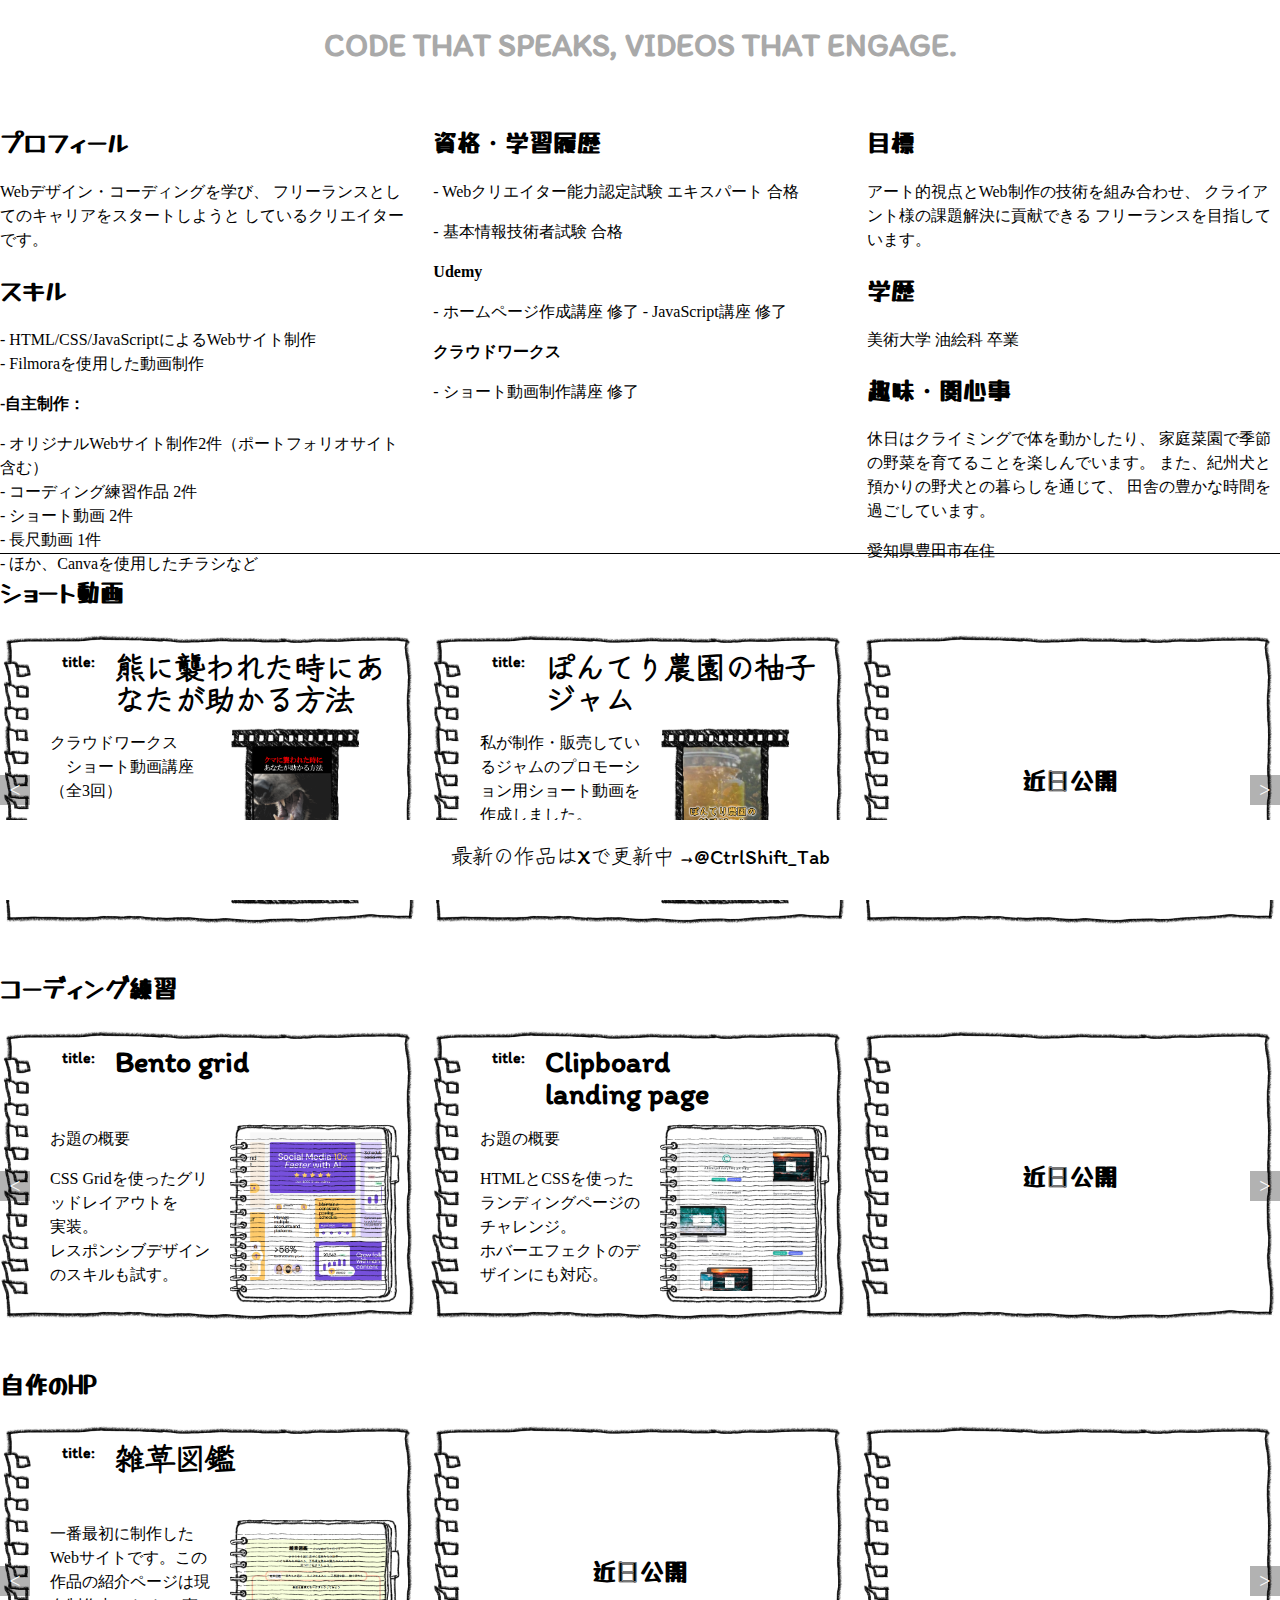
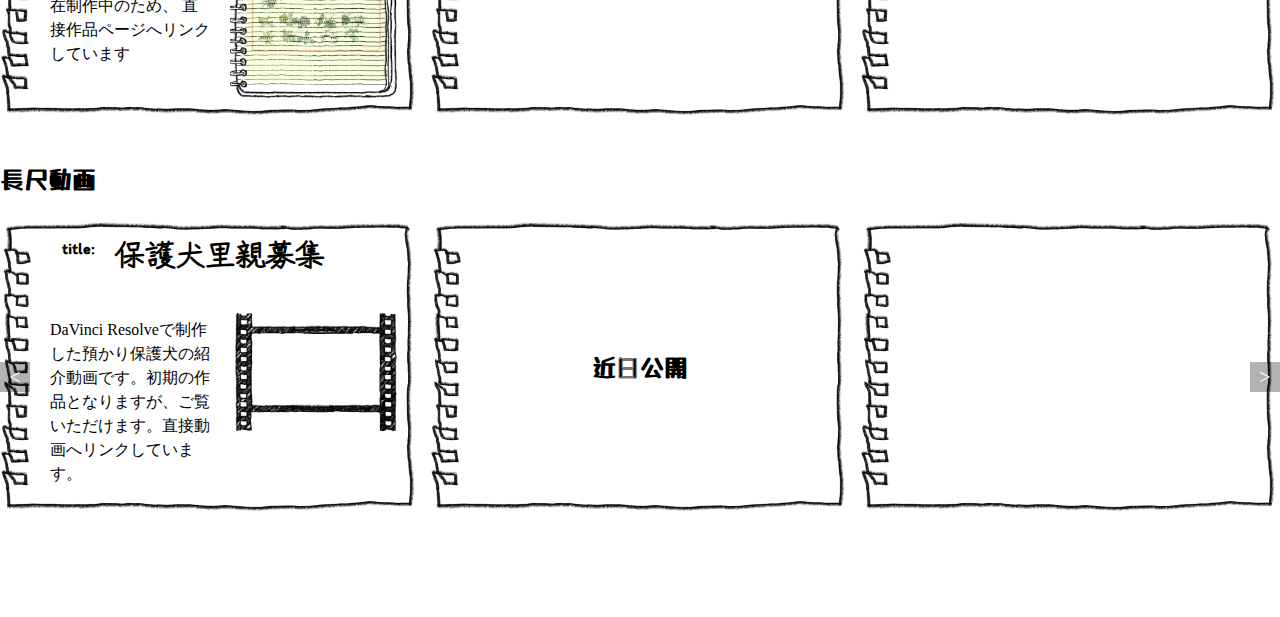
<file: index.html>
<!DOCTYPE html>
<html lang="ja">
<head>
  <!-- Google tag (gtag.js) -->
<script async src="https://www.googletagmanager.com/gtag/js?id=G-KG8QQL0WG7"></script>
<script>
  window.dataLayer = window.dataLayer || [];
  function gtag(){dataLayer.push(arguments);}
  gtag('js', new Date());

  gtag('config', 'G-KG8QQL0WG7');
</script>
  
 　 <link rel="preconnect" href="https://fonts.googleapis.com">
 　 <link rel="preconnect" href="https://fonts.gstatic.com" crossorigin>
 　 <link href="https://fonts.googleapis.com/css2?family=Bai+Jamjuree:wght@400;600&family=Itim&family=Yusei+Magic&family=Zen+Kurenaido&display=swap" rel="stylesheet">

    <link rel="stylesheet" href="css/style.css">
  　<meta charset="UTF-8">
    <meta name="viewport" content="width=device-width, initial-scale=1.0">
  　<link rel="icon" type="image/x-icon" href="image/favicon.ico">
    <title>Portfolio</title>
</head>
<body>
  <header>
    <h1>CODE THAT SPEAKS, VIDEOS THAT ENGAGE.</h1>
  </header>
  <main>
    <div id="intro">

      <div id="intro-1">
        <h2>プロフィール</h2>
        <p>Webデザイン・コーディングを学び、
          フリーランスとしてのキャリアをスタートしようと
          しているクリエイターです。</p>
          <h2>スキル</h2>
          <p>- HTML/CSS/JavaScriptによるWebサイト制作
            <br>- Filmoraを使用した動画制作</p>
            <p><b>-自主制作：</b></p>
            <p>-  オリジナルWebサイト制作2件（ポートフォリオサイト含む）
              <br>-  コーディング練習作品 2件
              <br>-  ショート動画 2件
              <br>-  長尺動画 1件
              <br>- ほか、Canvaを使用したチラシなど</p>
      </div>
      <div id="intro-2">

        <h2>資格・学習履歴</h2>
        <p>- Webクリエイター能力認定試験 エキスパート 合格</p>
        <p>- 基本情報技術者試験 合格</p>
        <b>
          <p>Udemy</p>
        </b>
        <p>- ホームページ作成講座 修了
          - JavaScript講座 修了</p>
          <b>
            <p>クラウドワークス</p>
          </b>
          <p>- ショート動画制作講座 修了</p>


      </div>
      <div id="intro-3">
        <h2>目標</h2>
        <p>
          アート的視点とWeb制作の技術を組み合わせ、
          クライアント様の課題解決に貢献できる
          フリーランスを目指しています。
        </p>
        <h2>学歴</h2>
        <p>美術大学 油絵科 卒業</p>
        <h2>趣味・関心事</h2>
        <p>休日はクライミングで体を動かしたり、
          家庭菜園で季節の野菜を育てることを楽しんでいます。
          また、紀州犬と預かりの野犬との暮らしを通じて、
          田舎の豊かな時間を過ごしています。</p>
          <p>愛知県豊田市在住</p>
      </div>

    </div>

    <h2>ショート動画</h2>
      <div class="Container">
        <div class="Box-Container">
<!-- ------------------ -->
          <a href="short01.html">
            <div class="Box">
              <div class="grid-container">
                <div class="grid-item-1"><h4>title:</h4></div>
                <div class="grid-item-2"><h3 class="wa">熊に襲われた時にあなたが助かる方法</h3></div>
                <div class="grid-item-3">
                  <p>クラウドワークス
                    <br>　ショート動画講座
                    <br>（全3回）</p>
                  <p>受講時期:2025年2月</p>
                    <p>最終週課題</p>
                </div>
                <div class="grid-item-4"><img src="image/filmtate.kuma.png" alt="" class="grid-image-tate"></div>
              </div>
            </div>
          </a>
<!-- ------------------ -->
          <a href="short02.html">
            <div class="Box">
              <div class="grid-container">
                <div class="grid-item-1"><h4>title:</h4></div>
                <div class="grid-item-2"><h3 class="wa">ぽんてり農園の柚子ジャム</h3></div>
                <div class="grid-item-3">
                  <p>私が制作・販売しているジャムのプロモーション用ショート動画を作成しました。
                    <br>ショート動画講座（全3回）受講後の初めての制作となります。</p>
                </div>
                <div class="grid-item-4"><img src="image/filmtate.yuzujam.png" alt="" class="grid-image-tate"></div>
              </div>
            </div>
          </a>
<!-- ------------------ -->
          <div class="Box">
            <div class="grid-container"><h2 class="comingsoon">近日公開</h2>
            </div>
          </div>
          <div class="Box"></div>
          <div class="Box"></div>
          <div class="Box"></div>
        </div>
        <div class="Arrow left"><</div>
        <div class="Arrow right">></div>
      </div>
<!-- ------------------ -->

<h2>コーディング練習</h2>
<div class="Container">
    <div class="Box-Container">
<!-- ------------------ -->
      <a href="coding01.html">
        <div class="Box">
          <div class="grid-container">
            <div class="grid-item-1"><h4>title:</h4></div>
            <div class="grid-item-2"><h3>Bento grid</h3></div>
            <div class="grid-item-3">
              <p>お題の概要</p>
              <p>CSS Gridを使ったグリッドレイアウトを<br>実装。<br>レスポンシブデザインのスキルも試す。</p>
            </div>
            <div class="grid-item-4"><img src="image/note.bento.png" alt="" class="grid-image"></div>
          </div>
        </div>
      </a>
<!-- ------------------ -->
        <a href="coding02.html">
          <div class="Box">
            <div class="grid-container">
              <div class="grid-item-1"><h4>title:</h4></div>
              <div class="grid-item-2"><h3>Clipboard<br>landing page</h3></div>
              <div class="grid-item-3">
                <p>お題の概要</p>
                <p>HTMLとCSSを使ったランディングページのチャレンジ。<br>ホバーエフェクトのデザインにも対応。</p>
              </div>
              <div class="grid-item-4"><img src="image/note.clip.png" alt="" class="grid-image"></div>
            </div>
          </div>
        </a>
<!-- ------------------ -->
      <div class="Box">
        <div class="grid-container"><h2 class="comingsoon">近日公開</h2>
        </div>
      </div>
      <div class="Box"></div>
      <div class="Box"></div>
      <div class="Box"></div>
    </div>
    <div class="Arrow left"><</div>
    <div class="Arrow right">></div>
  </div>
 <!-- ------------------ -->




    <h2>自作のHP</h2>
      <div class="Container">
        <div class="Box-Container">
<!-- ------------------ -->
          <a href="https://pontelin.github.io/weed-and-farming/index.html" target="_blank">
            <div class="Box">
              <div class="grid-container">
                <div class="grid-item-1"><h4>title:</h4></div>
                <div class="grid-item-2"><h3 class="wa">雑草図鑑</h3></div>
                <div class="grid-item-3">
                  <p>一番最初に制作したWebサイトです。この作品の紹介ページは現在制作中のため、
                    直接作品ページへリンクしています</p>
                </div>
                <div class="grid-item-4"><img src="image/note雑草.png" alt="" class="grid-image"></div>
              </div>
            </div>
          </a>
<!-- ------------------ -->
          <div class="Box">
            <div class="grid-container"><h2 class="comingsoon">近日公開</h2>
            </div>
          </div>
<!-- ------------------ -->
          <div class="Box"></div>
          <div class="Box"></div>
          <div class="Box"></div>
          <div class="Box"></div>
        </div>
        <div class="Arrow left"><</div>
        <div class="Arrow right">></div>
      </div>
    <h2>長尺動画</h2>
      <div class="Container">
        <div class="Box-Container">
<!-- ------------------ -->
          <a href="https://www.youtube.com/watch?v=oAwlJU-ShFY&t=20s&ab_channel=PONPON">
            <div class="Box">
              <div class="grid-container">
                <div class="grid-item-1"><h4>title:</h4></div>
                <div class="grid-item-2"><h3 class="wa">保護犬里親募集</h3></div>
                <div class="grid-item-3">
                  <p>DaVinci Resolveで制作した預かり保護犬の紹介動画です。初期の作品となりますが、ご覧いただけます。直接動画へリンクしています。</p>
                </div>
                <div class="grid-item-4"><img src="image/filmyoko.png" alt="" class="grid-image-yoko"></div>
              </div>
            </div>
          </a>
<!-- ------------------ -->
          <div class="Box">
            <div class="grid-container"><h2 class="comingsoon">近日公開</h2>
            </div>
          </div>
          <!-- ------------------ -->
          <div class="Box"></div>
          <div class="Box"></div>
          <div class="Box"></div>
          <div class="Box"></div>
        </div>
        <div class="Arrow left"><</div>
        <div class="Arrow right">></div>

      </div>
    </main>
      <script src="script.js"></script>
    </body>
    <footer>
      <p>最新の作品はXで更新中 →@CtrlShift_Tab
      </p>
    </footer>
        
</html>
</file>
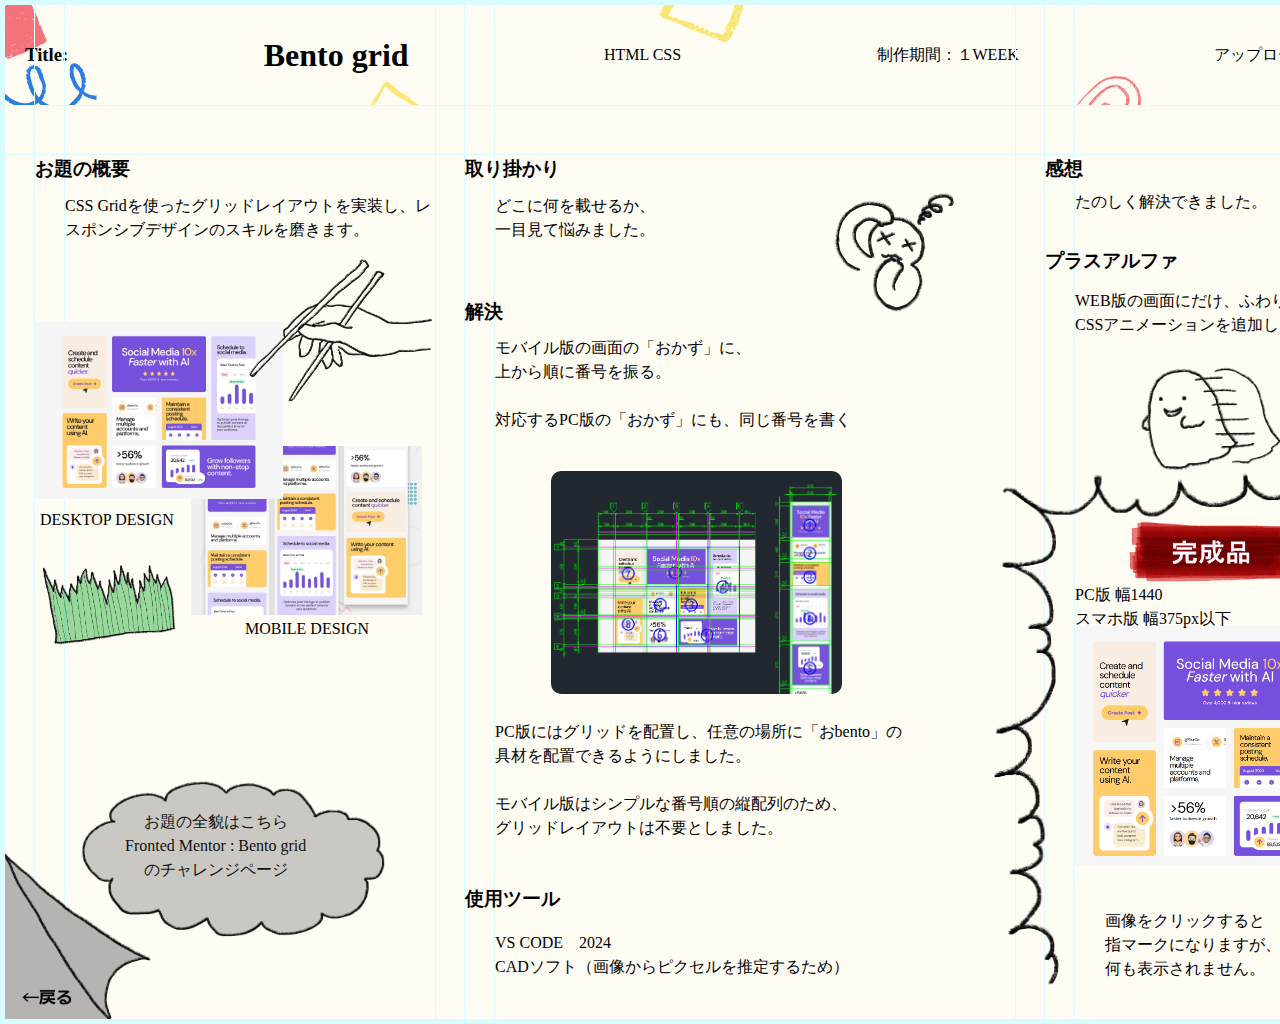
<file: coding01.html>
<!DOCTYPE html>
<html lang="ja">
<head>
    <meta charset="UTF-8">
    <meta name="viewport" content="width=device-width, initial-scale=1.0">
    <link rel="stylesheet" href="css/coding.css">
    <link rel="stylesheet" href="css/coding-01bento.css">
    <link rel="icon" type="image/x-icon" href="image/favicon.ico">
    <title>Bento grid</title>

</head>
<body class="grid-container">

    <header>
        <h3>Title:</h3>
        <h1>Bento grid</h1>
        <p>HTML CSS</p>
        <p>制作期間：１WEEK</p>
        <p>アップロード日：2025/02/01</p>
    </header>
    <div class="upper"></div>
    <div class="L-1">
        <a href="index.html"><img src="image/common-mekuru.png" alt="" width="151px" id="mekuru"></a>
    </div>
    <div class="L-2">
        
    </div>
    <div class="L-3">
        <h3>お題の概要</h3>
        <p id="bent-text-1">CSS Gridを使ったグリッドレイアウトを実装し、レスポンシブデザインのスキルを磨きます。</p>
        <p id="bent-text-2">DESKTOP DESIGN</p>
        <p id="bent-text-3">MOBILE DESIGN</p>
        <img src="image/bento-hasi.png" alt="" width="190px" id="bento-img01">
        <img src="image/bento-desktop-design.jpg" alt="" width="248px" id="bento-img02">
        <img src="image/bent-mobile.jpg" alt="" width="231px" id="bento-img03">
        <img src="image/bento-baren.png" alt="" width="146px" id="bento-img04">
        <a href="https://www.frontendmentor.io/challenges/bento-grid-RMydElrlOj" target="_blank">
            <img src="image/common-tothepage.png" alt="" width="304px" id="bento-img05">
            
            <div id="FM">
                <p>お題の全貌はこちら</p>
                <p>Fronted Mentor : Bento grid<br>のチャレンジページ</p>
            </div>
        </a>

    </div>

    <div class="M-1">
        
    </div>
    <div class="M-2">
        
    </div>
    <div class="M-3">
        <h3>取り掛かり</h3>
        <p id="bent-text-4">どこに何を載せるか、<br>一目見て悩みました。</p>
        <img src="image/bento-nayamu.png" alt="" width="125px" id="bento-img06">
        <h3 id="bent-text-5">解決</h3>
        <p id="bent-text-6">モバイル版の画面の「おかず」に、<br>上から順に番号を振る。<br>
            <br>対応するPC版の「おかず」にも、同じ番号を書く</p>
        <img src="image/bento-cad.png" alt="" width="291px" id="bento-img07">
        <p id="bent-text-7">PC版にはグリッドを配置し、任意の場所に「おbento」の
            <br>具材を配置できるようにしました。<br><br>

            モバイル版はシンプルな番号順の縦配列のため、<br>グリッドレイアウトは不要としました。
        </p>
        <h3 id="bent-text-8">使用ツール</h3>
        <p id="bent-text-9">VS CODE　2024<br>
            CADソフト（画像からピクセルを推定するため）</p>
    </div>
    <div class="R-1">

    </div>
    <div class="R-2">
        
    </div>
    <div class="R-3">
        <h3>感想</h3>
        <p id="bent-text-10">たのしく解決できました。</p>
        <h3 id="bent-text-11">プラスアルファ</h3>
        <p id="bent-text-12">WEB版の画面にだけ、ふわりと現れる<br>CSSアニメーションを追加しました。</p>
        <img src="image/bento-huwari.png" alt="" width="145px" id="bento-img08">
        <img src="image/common-kansei.png" alt="" width="414px" id="common-img09">
        <img src="image/common-kanseihin.png" alt="" width="169px" id="common-img10">
        <a href="https://pontelin.github.io/bentogrid/" target="_blank">
            <img src="image/bento-kansei.png" alt="" width="312px" id="bento-img11">
        </a>
        <p id="bent-text-13">
            PC版 幅1440<br>スマホ版 幅375px以下
        </p>
        <p id="bent-text-14">
            画像をクリックすると<br>指マークになりますが、<br>何も表示されません。
        </p>

    </div>

</body>
</html>
</file>
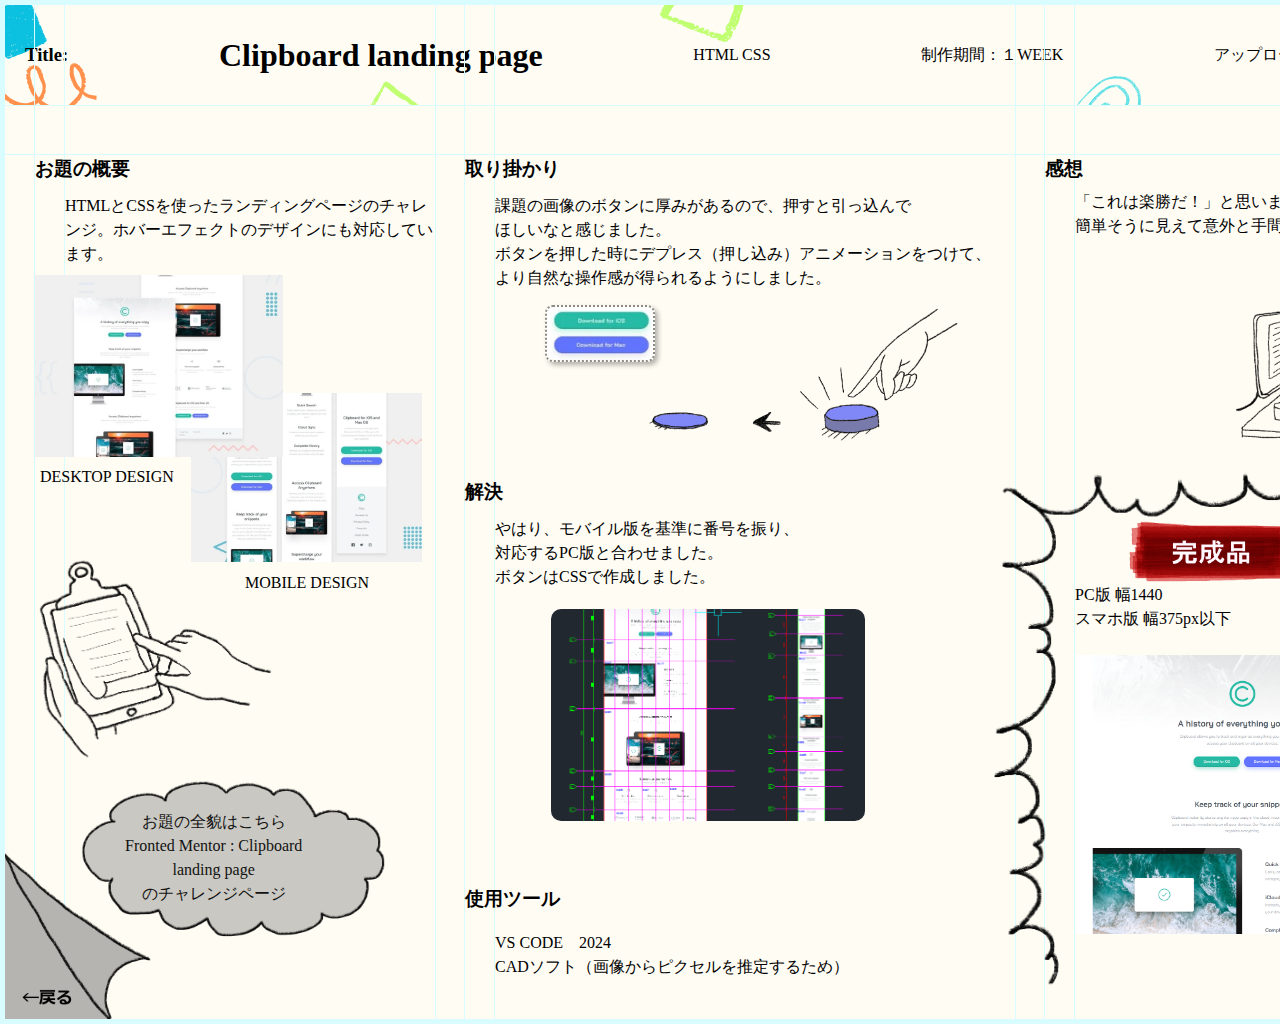
<file: coding02.html>
<!DOCTYPE html>
<html lang="ja">
<head>
    <meta charset="UTF-8">
    <meta name="viewport" content="width=device-width, initial-scale=1.0">
    <link rel="stylesheet" href="css/coding.css">
    <link rel="stylesheet" href="css/coding-02clip.css">
    <link rel="icon" type="image/x-icon" href="image/favicon.ico">
    <title>Clipboard landing page</title>

</head>
<body class="grid-container">

    <header>
        <h3>Title:</h3>
        <h1>Clipboard landing page</h1>
        <p>HTML CSS</p>
        <p>制作期間：１WEEK</p>
        <p>アップロード日：2025/02/14</p>
    </header>
    <div class="upper"></div>
    <div class="L-1">
        <a href="index.html"><img src="image/common-mekuru.png" alt="" width="151px" id="mekuru"></a>
    </div>
    <div class="L-2">
        
    </div>
    <div class="L-3">
        <h3>お題の概要</h3>
        <p id="clip-text-1">HTMLとCSSを使ったランディングページのチャレンジ。ホバーエフェクトのデザインにも対応しています。</p>
        <p id="clip-text-2">DESKTOP DESIGN</p>
        <p id="clip-text-3">MOBILE DESIGN</p>
        <img src="image/clip-clipboad.png" alt="" width="240px" id="clip-img01">
        <img src="image/clip-desktop.jpg" alt="" width="248px" id="clip-img02">
        <img src="image/clip-mobile.jpg" alt="" width="231px" id="clip-img03">
        <a href="https://www.frontendmentor.io/challenges/clipboard-landing-page-5cc9bccd6c4c91111378ecb9" target="_blank">
            <img src="image/common-tothepage.png" alt="" width="304px" id="clip-img05">
            
            <div id="FM">
                <p>お題の全貌はこちら</p>
                <p>Fronted Mentor : Clipboard <br>landing page<br>のチャレンジページ</p>
            </div>
        </a>

    </div>

    <div class="M-1">
        
    </div>
    <div class="M-2">
        
    </div>
    <div class="M-3">
        <h3>取り掛かり</h3>
        <p id="clip-text-4">課題の画像のボタンに厚みがあるので、押すと引っ込んで<br>ほしいなと感じました。<br>ボタンを押した時にデプレス（押し込み）アニメーションをつけて、<br>より自然な操作感が得られるようにしました。</p>
        <img src="image/clip-button.jpg" alt="" width="110px" id="clip-img06">
        <img src="image/clip-button.png" alt="" width="333px" id="clip-img06-2">
        
        <h3 id="clip-text-5">解決</h3>

            <p id="clip-text-6">やはり、モバイル版を基準に番号を振り、
                <br>対応するPC版と合わせました。
                <br>ボタンはCSSで作成しました。
            </p>

        <img src="image/clip-cad.png" alt="" width="314px" id="clip-img07">

        
        <h3 id="bent-text-8">使用ツール</h3>
        <p id="bent-text-9">VS CODE　2024<br>
            CADソフト（画像からピクセルを推定するため）</p>
    </div>
    <div class="R-1">

    </div>
    <div class="R-2">
        
    </div>
    <div class="R-3">
        <h3>感想</h3>
        <p id="bent-text-10">「これは楽勝だ！」と思いましたが、<br>簡単そうに見えて意外と手間がかかりました。</p>
        <img src="image/clip-nayamu.png" alt="" width="201px" id="clip-img08">

        <img src="image/common-kansei.png" alt="" width="414px" id="common-img09">
        <img src="image/common-kanseihin.png" alt="" width="169px" id="common-img10">
        <a href="https://pontelin.github.io/clipboard-landing-page/" target="_blank">
            <img src="image/clip-kansei.png" alt="" width="312px" id="clip-img11">
        </a>
        <p id="clip-text-13">
            PC版 幅1440<br>スマホ版 幅375px以下
        </p>

    </div>

</body>
</html>
</file>
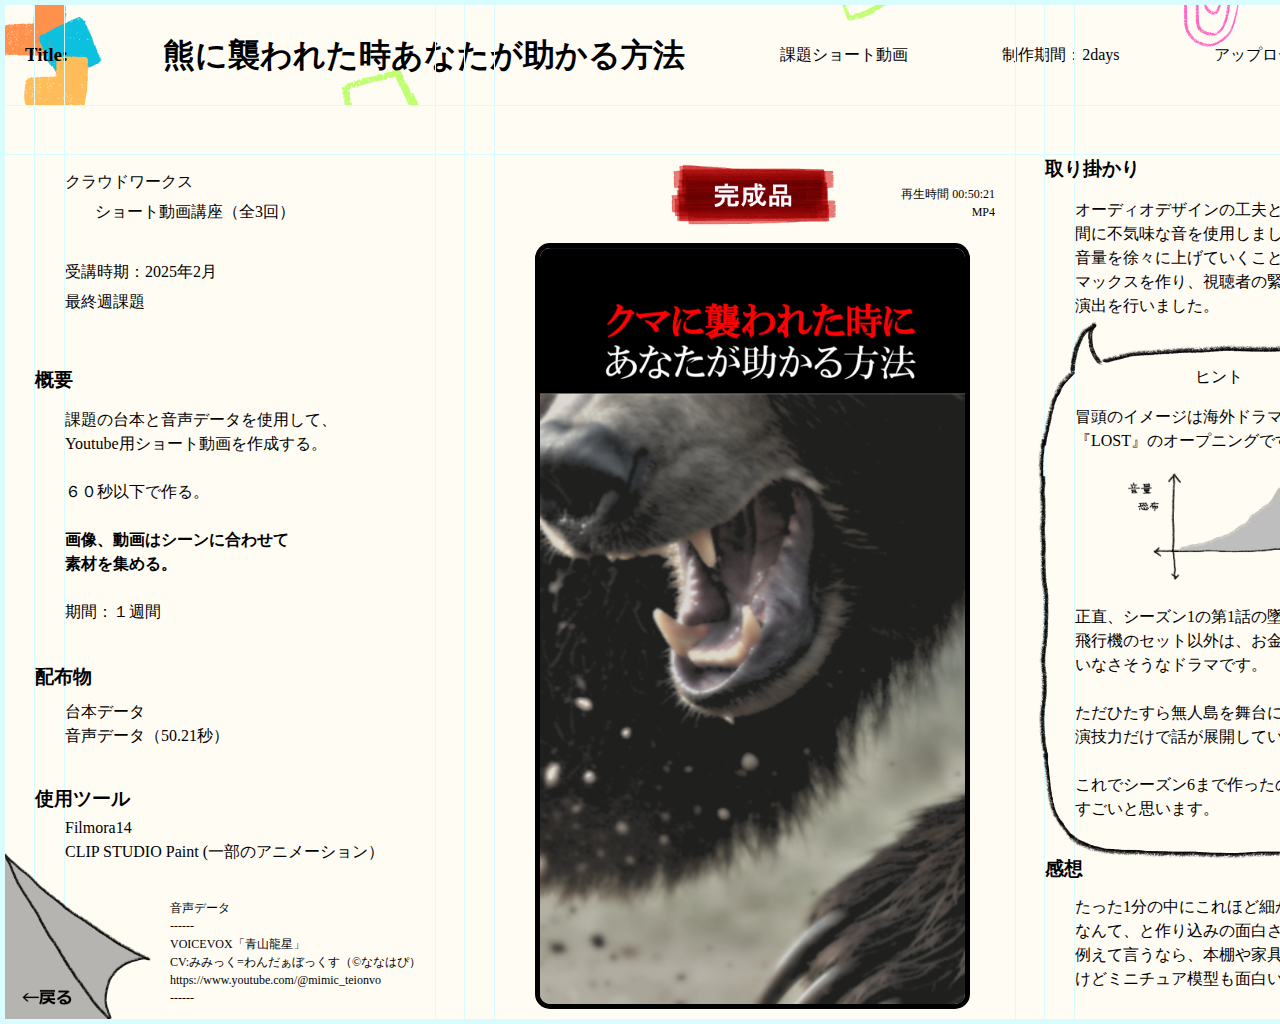
<file: short01.html>
<!DOCTYPE html>
<html lang="ja">
<head>
    <meta charset="UTF-8">
    <meta name="viewport" content="width=device-width, initial-scale=1.0">
    <link rel="stylesheet" href="css/short.css">
    <link rel="stylesheet" href="css/short-01kuma.css">
    <link rel="icon" type="image/x-icon" href="image/favicon.ico">
    <title>熊に襲われた時あなたが助かる方法</title>

</head>
<body class="grid-container">

    <header>
        <h3>Title:</h3>
        <h1>熊に襲われた時あなたが助かる方法</h1>
        <p>課題ショート動画</p>
        <p>制作期間：2days</p>
        <p>アップロード日：2025/03/10</p>
    </header>
    <div class="upper"></div>
    <div class="L-1">
        <a href="index.html"><img src="image/common-mekuru.png" alt="" width="151px" id="mekuru"></a>
    </div>
    <div class="L-2">
        
    </div>
    <div class="L-3">
        <p id="short-text-1">クラウドワークス</p>
        <p id="short-text-2">ショート動画講座（全3回）</p>
        <p id="short-text-3">受講時期：2025年2月</p>
        <p id="short-text-4">最終週課題</p>
        <h3 id="short-text-5">概要</h3>
        <p id="short-text-6">課題の台本と音声データを使用して、
            <br>Youtube用ショート動画を作成する。
            <br>
            <br>６０秒以下で作る。
            <br>
            <b>
                <br>画像、動画はシーンに合わせて
                <br>素材を集める。
            </b>
            <br>
            <br>期間：１週間</p>
            <h3 id="short-text-7">配布物</h3>
            <p id="short-text-8">台本データ
                <br>音声データ（50.21秒）</p>
            <h3 id="short-text-9">使用ツール</h3>
            <p id="short-text-10">Filmora14
                <br>CLIP STUDIO Paint (一部のアニメーション）</p>
            <p id="short-text-11">
                音声データ
                <br>------
                <br>VOICEVOX「青山龍星」
                <br>CV:みみっく=わんだぁぼっくす（©ななはぴ）
                <br>https://www.youtube.com/@mimic_teionvo
                <br>------
            </p>

    </div>

    <div class="M-1">
        
    </div>
    <div class="M-2">
        
    </div>
    <div class="M-3">
        <img src="image/common-kanseihin.png" alt="" width="169px" id="short-common-img10">
        <p id="short-text-12">再生時間 00:50:21<br>MP4</p>
        <a href="https://youtube.com/shorts/qPKCyDwPJio?feature=share" target="_blank"><img width="435" src="movie/kuma.png" id="shortmovie"></a>



    </div>
    <div class="R-1">

    </div>
    <div class="R-2">
        
    </div>
    <div class="R-3">
        <h3>取り掛かり</h3>
        <p id="short-text-13">オーディオデザインの工夫として、冒頭数秒
            <br>間に不気味な音を使用しました。
            <br>音量を徐々に上げていくことで小さなクライ
            <br>マックスを作り、視聴者の緊張感を高める
            <br>演出を行いました。</p>
        <img src="image.short/short-hukidasi.png" alt="" width="400px" id="short-kuma-img01">
        <p id="short-text-14">ヒント</p>
        <p id="short-text-15">冒頭のイメージは海外ドラマ
        <br>『LOST』のオープニングです。</p>
        <img src="image.short/graph.png" alt="" width="210px" id="short-kuma-img02">
        <p id="short-text-16">
            正直、シーズン1の第1話の墜落した
            <br>飛行機のセット以外は、お金がかかって
            <br>いなさそうなドラマです。
            <br>
            <br>ただひたすら無人島を舞台に、音響効果と
            <br>演技力だけで話が展開していきます。
            <br>
            <br>これでシーズン6まで作ったのだから、
            <br>すごいと思います。
        </p>
        <h3 id="short-text-17">感想</h3>
        <p id="short-text-18">たった1分の中にこれほど細かい作業を入れる
            <br>なんて、と作り込みの面白さを感じました。
            <br>例えて言うなら、本棚や家具を作るのも面白い
            <br>けどミニチュア模型も面白い、そんな感じです。</p>



    </div>

</body>
</html>
</file>
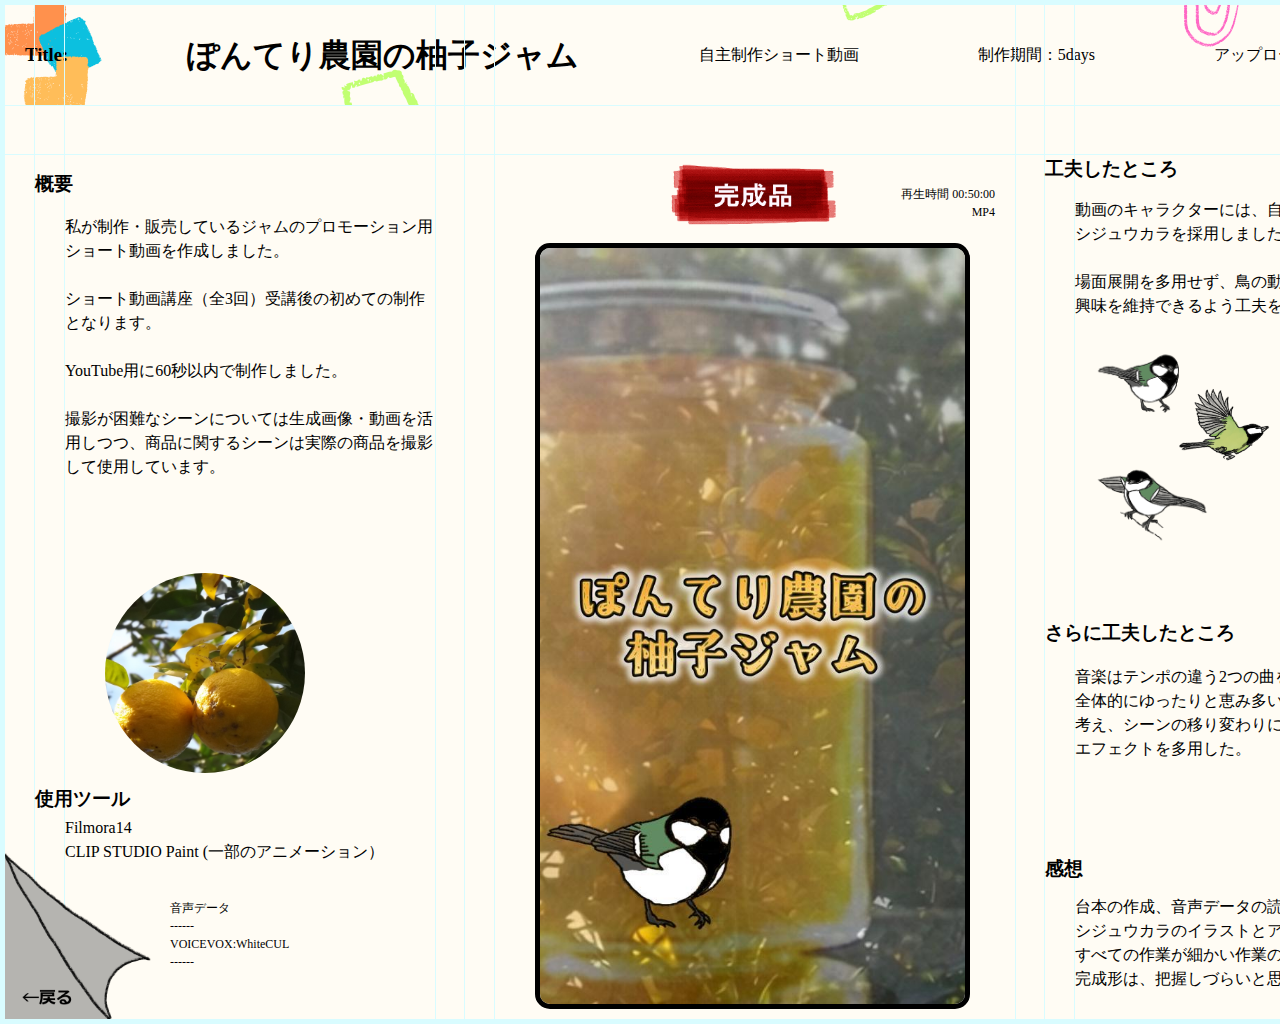
<file: short02.html>
<!DOCTYPE html>
<html lang="ja">
<head>
    <meta charset="UTF-8">
    <meta name="viewport" content="width=device-width, initial-scale=1.0">
    <link rel="stylesheet" href="css/short.css">
    <link rel="stylesheet" href="css/short-02jam.css">
    <link rel="icon" type="image/x-icon" href="image/favicon.ico">
    <title>ぽんてり農園の柚子ジャム</title>

</head>
<body class="grid-container">

    <header>
        <h3>Title:</h3>
        <h1>ぽんてり農園の柚子ジャム</h1>
        <p>自主制作ショート動画</p>
        <p>制作期間：5days</p>
        <p>アップロード日：2025/03/10</p>
    </header>
    <div class="upper"></div>
    <div class="L-1">
        <a href="index.html"><img src="image/common-mekuru.png" alt="" width="151px" id="mekuru"></a>
    </div>
    <div class="L-2">
        
    </div>
    <div class="L-3">

        <h3 id="yuzu-text-1">概要</h3>
        <p id="yuzu-text-2">私が制作・販売しているジャムのプロモーション用ショート動画を作成しました。
            <br>
            <br>ショート動画講座（全3回）受講後の初めての制作となります。
            <br>
            <br>YouTube用に60秒以内で制作しました。
            <br>
            <br>撮影が困難なシーンについては生成画像・動画を活用しつつ、商品に関するシーンは実際の商品を撮影して使用しています。</p>

            <img src="image.short/yuzu.JPG" alt="" id="yuzu">

            <h3 id="yuzu-text-9">使用ツール</h3>
            <p id="yuzu-text-10">Filmora14
                <br>CLIP STUDIO Paint (一部のアニメーション）</p>
            <p id="yuzu-text-11">
                音声データ
                <br>------
                <br>VOICEVOX:WhiteCUL
                <br>------
            </p>

    </div>

    <div class="M-1">
        
    </div>
    <div class="M-2">
        
    </div>
    <div class="M-3">
        <img src="image/common-kanseihin.png" alt="" width="169px" id="short-common-img10">
        <p id="short-text-12">再生時間 00:50:00<br>MP4</p>
        <a href="https://youtube.com/shorts/CvmmHTy5Lfc?feature=share" target="_blank">
            <img width="435" src="movie/yuzujamsumnail.jpg" id="shortmovie">
        </a>
    </div>
    <div class="R-1">

    </div>
    <div class="R-2">
        
    </div>
    <div class="R-3">
        <h3>工夫したところ</h3>
        <p id="yuzu-text-13">動画のキャラクターには、自宅周辺に生息する
            <br>シジュウカラを採用しました。
            <br>
            <br>場面展開を多用せず、鳥の動きだけで視聴者の
            <br>興味を維持できるよう工夫を施しました。
        </p>
        <img src="image.short/yuzu01.png" alt="" width="115px" id="tori01">
        <img src="image.short/yuzu02.png" alt="" width="113px" id="tori02">
        <img src="image.short/yuzu03.png" alt="" width="150px" id="tori03">
        <img src="image.short/yuzu04.png" alt="" width="120px" id="tori04">
        <img src="image.short/yuzu05.png" alt="" width="160px" id="tori05">
        <h3 id="short-text-14">さらに工夫したところ</h3>
        <p id="short-text-15">音楽はテンポの違う2つの曲を交互に流した。
            <br>全体的にゆったりと恵み多いイメージにしたいと考え、シーンの移り変わりにはトランジション・エフェクトを多用した。</p>
        <h3 id="short-text-17">感想</h3>
        <p id="short-text-18">台本の作成、音声データの読み込み、調整、
            <br>シジュウカラのイラストとアニメーション作成。
            <br>すべての作業が細かい作業の連続で、成果物の
            <br>完成形は、把握しづらいと思いました。
        </p>



    </div>

</body>
</html>
</file>
<file: css/style.css>
@import url(sanitize.css);
@import url(font.css);
a {
  text-decoration: none;  /* 下線を消す */
  color: inherit;  /* 親要素と同じ色を継承 */
}


body {
  max-width: 1440px;
  margin: auto;
}
header {
  position: fixed;
  top: 0;
  left: 0;
  width: 100%;
  height: 80px; /* お好みの高さを指定 */
  background-color: #fff; /* 背景色を指定 */
  z-index: 1000; /* 他の要素の上に表示されるようにする */
}
footer {
  position: fixed;
  bottom: 0;
  left: 0;
  width: 100%;
  height: 80px; /* お好みの高さを指定 */
  background-color: #fff; /* 背景色を指定 */
  z-index: 1000; /* 他の要素の上に表示されるようにする */
}


main {
  margin-top: 80px; /* ヘッダーの高さと同じ値 */
  margin-bottom: 80px;
}



/* フォントの設定 */
h1 {
  font-family: "Itim", serif;
  color: darkgray;
}
h2 {
  font-family: "Yusei Magic", serif;
}
h3{
  font-family: "Itim", serif;
  font-size: 30px;
  margin: 0;
}
h4{
  font-family: "Itim", serif;
  margin: 0;
}
.wa {
  font-family: "Zen Kurenaido", serif;
}
/* ------------------ */
header {
  text-align: center;
}
footer {
  text-align: center;
  font-size: 1.3em;
  font-family: "Itim", "Zen Kurenaido", serif;
}
/* -------自己紹介---- */
#intro {
  display: grid;
  grid-template-columns: repeat(3, 1fr);  /* 3列に均等分割 */
  gap: 20px;  /* グリッド間の隙間 */
  height: 450px;
  /* background-color: aliceblue; */
  border-bottom: 1px solid black;
}
#intro-1 {
  grid-column: 1/2;
  /* border: solid black; */
}
#intro-2 {
  grid-column: 2/3;
  /* border: solid black; */
}
#intro-3 {
  grid-column: 3/4;
  /* border: solid black; */
}



.Container {
    position: relative;
    width: 100%;
    overflow:hidden;
  }

  .Box-Container {
    display: flex;
    width: fit-content;
    transition: transform 0.3s ease;
    transform: translateX(0);
    margin-bottom: 20px;
    
  }
.grid-item-1 {
margin-top: 10px;
}

  .Box {
    flex-shrink: 0;
    width: 420px;
    height: 300px;
    margin-right: 10px;
    border-radius: 10px;
    background-image: url(../image/sketch.png);
    background-size: contain;
    background-repeat: no-repeat;
  }
  .Box:hover {
    transform: scale(1.02);  /* わずかに拡大 */
}

  .Arrow {
    position: absolute;
    top: 50%;
    transform: translateY(-50%);
    width: 30px;
    height: 30px;
    background-color: rgba(0, 0, 0, 0.3);
    color: #fff;
    font-size: 20px;
    display: flex;
    align-items: center;
    justify-content: center;
    cursor: pointer;
  }

  .Arrow.left {
    left: 0;
  }

  .Arrow.right {
    right: 0;
  }

  .Hide {
    display: none;
  }

  .grid-container {
    display: grid;
    grid-template-columns: 105px 105px 105px 105px; /* 2列のグリッド */
    grid-template-rows: 75px 225px;

}

.grid-item-1 {
    /* background-color: #f0f0f0; */
    grid-column: 1/2;
    grid-row: 1/2;
    padding: 10px;
    text-align: right;
}
.grid-item-2 {
  /* background-color: #f0f0f0; */
  grid-column: 2/5;
  grid-row: 1/2;
  padding: 10px;
  text-align: left;
  line-height: 2em;
  margin-top: 10px;
}
.grid-item-3 {
  /* background-color: #f0f0f0; */
  grid-column: 1/3;
  grid-row: 2/3;
  margin-top: 10px;
  margin-left: 50px;
  text-align: left;
}
.grid-item-4 {
  /* background-color: #f0f0f0; */
  grid-column: 3/5;
  grid-row: 2/3;
  padding: 20px;
  text-align: center;
}

.grid-image {
  width: 100%;    /* グリッドアイテムの幅に合わせる */
  height: 100%;   /* グリッドアイテムの高さに合わせる */
  object-fit: cover;   /* または contain */
  display: block;
}
.grid-image-tate {
  height: 100%;   /* グリッドアイテムの高さに合わせる */
  object-fit: cover;   /* または contain */
  display: block;
}
.grid-image-yoko {
  width: 100%;  
  object-fit: cover;   /* または contain */
  display: block;
}

.comingsoon{
  grid-column: 1/5;
  grid-row: 1/3;
  display: grid;
  place-items: center;
  height: 260px;  /* 親要素の高さが必要 */
}
</file>
<file: css/coding.css>
@import url(sanitize.css);
@import url(font.css);
* {
  margin: 0px;
}
a {
  text-decoration: none;  /* 下線を消す */
  color: inherit;  /* 親要素と同じ色を継承 */
}

body{
  background-color: #FFFCF4;

}

.grid-container {
    display: grid;
    grid-template-columns: 30px 30px 370px 30px 30px 520px 30px 30px  ;
    grid-template-rows: 100px 50px;
    width: 1440px;
    height: 1024px;
    border: 5px solid #D9FCFF;
    background-color: #FFFCF4;
    margin: auto;
  }
header {
    grid-column: 1/10;
    grid-row: 1/2;
    text-align: center;

    background-image: url(../image/coding-hd.png);
    padding: 20px;
    /* --------------------フレックス */
    display: flex;
    flex-direction: row; 
    justify-content: space-between;
    align-items: center;  /* 縦方向の中央揃え */
    gap: 20px;
  }
.upper{
  grid-column: 1/10;
  grid-row: 2/3;
  border-top: 1px solid #D9FCFF;
  border-bottom: 1px solid #D9FCFF;


}
.L-1 {
  position: relative;
  grid-column: 1/2;
  grid-row: 1/4;
  /* text-align: center; */
  border-right: 1px solid #D9FCFF;
}
.L-2 {
  grid-column: 2/3;
  grid-row: 1/4;
  /* text-align: center; */
  border-right: 1px solid #D9FCFF;
}
.L-3 {
  position: relative;
  grid-column: 2/4;
  grid-row: 3/4;
  /* text-align: center; */

}
.L-3 a:hover {
  cursor: pointer;
}

#FM {
  position: absolute;
  top: 655px;
  left: 90px;
  text-align: center;
}
.M-1 {
  grid-column: 4/5;
  grid-row: 1/4;
  /* text-align: center; */
  border-right: 1px solid #D9FCFF;
  border-left: 1px solid #D9FCFF;
}
.M-2 {
  grid-column: 5/6;
  grid-row: 1/4;
  /* text-align: center; */
  border-right: 1px solid #D9FCFF;
}
.M-3 {
  position: relative;
  grid-column: 5/7;
  grid-row: 3/4;
  /* text-align: center; */

}
.R-1 {
  grid-column: 7/8;
  grid-row: 1/4;
  /* text-align: center; */
  border-right: 1px solid #D9FCFF;
  border-left: 1px solid #D9FCFF;
}

.R-2 {
  grid-column: 8/9;
  grid-row: 1/4;

  border-right: 1px solid #D9FCFF;
}
.R-3{
  position: relative;
  grid-column: 8/10;
  grid-row: 3/4;

}

/* -----------text集----------- */


/* -----------image集----------- */
#mekuru {
  position: absolute;
  bottom: 0px;     
  left: 0px;    
  z-index: 1;
}
#mekuru:hover {
  transform: scale(1.02);  /* わずかに拡大 */
}
/* 完成品強調マーク */
#common-img09 {
  position: absolute;
  top: 316px;
  right: 30px;
}
/* 完成品文字 */
#common-img10 {
  position: absolute;
  top: 362px;  
  left: 83px;
}
</file>
<file: css/coding-01bento.css>
header {
  background-image: url(../image/bento-hd.png);
}


/* -----------text集----------- */
#bent-text-1 {
  position: absolute;
  top: 39px;     
  left: 30px;
}
#bent-text-2 {
  position: absolute;
  top: 353px;     
  left: 5px;
}
#bent-text-3 {
  position: absolute;
  top: 462px;     
  left: 210px;
}

#bent-text-4 {
  position: absolute;
  top: 39px;     
  left: 30px;
}
#bent-text-5 {
  position: absolute;
  top: 143px;     
  left: 0px;
}
#bent-text-6 {
  position: absolute;
  top: 181px;     
  left: 30px;
}
#bent-text-7 {
  position: absolute;
  top: 565px;     
  left: 30px;
}
#bent-text-8 {
  position: absolute;
  top: 730px;     
  left: 0px;
}
#bent-text-9 {
  position: absolute;
  top: 776px;     
  left: 30px;
}
#bent-text-10 {
  position: absolute;
  top: 35px;     
  left: 30px;
}
#bent-text-11 {
  position: absolute;
  top: 92px;     
  left: 0px;
}
#bent-text-12 {
  position: absolute;
  top: 134px;     
  left: 30px;
}
#bent-text-13 {
  position: absolute;
  top: 428px;     
  left: 30px;
}
#bent-text-14 {
  position: absolute;
  top: 754px;     
  left: 60px;
}





/* 箸の絵 */
#bento-img01 {
  position: absolute;
  top: 96px;     
  right: 0px;    
  z-index: 2;  /* 重なり順を指定 */
}
#bento-img02 {
  position: absolute;
  top: 167px;     
  left: 0px;   
  z-index: 1;  
}
#bento-img03 {
  position: absolute;
  top: 291px;     
  left: 156px; 
  z-index: 0;  
}
/* バレンの絵 */
#bento-img04 {
  position: absolute;
  top: 405px;    
  left: 0px;
}
/* モクモクの絵 */
#bento-img05 {
  position: absolute;
  top: 622px;     
  left: 46px;
  z-index: 1;
}
#bento-img05:hover {
  transform: scale(1.02);  /* わずかに拡大 */
}
/* 悩む絵 */
#bento-img06 {
  position: absolute;
  top: 28px;     
  left: 368px;
}
/* cad図 */
#bento-img07 {
  position: absolute;
  top: 316px;     
  left: 86px;
  border-radius: 10px;
}
/* ふわり */
#bento-img08 {
  position: absolute;
  top: 208px;     
  left: 94px;
}

/* 完成品スクショ */
#bento-img11 {
  position: absolute;
  top: 471px;  
  left: 30px;
}
#bento-img11:hover {
  transform: scale(1.02);  /* わずかに拡大 */
}
</file>
<file: css/coding-02clip.css>
header {
  background-image: url(../image/clip-hd.png);
}

/* -----------text集----------- */
#clip-text-1 {
  position: absolute;
  top: 39px;     
  left: 30px;
}
#clip-text-2 {
  position: absolute;
  top: 310px;     
  left: 5px;
}
#clip-text-3 {
  position: absolute;
  top: 416px;     
  left: 210px;
}

#clip-text-4 {
  position: absolute;
  top: 39px;     
  left: 30px;
}
#clip-text-5 {
  position: absolute;
  top: 323px;     
  left: 0px;
}
#clip-text-6 {
  position: absolute;
  top: 362px;     
  left: 30px;
}

#bent-text-8 {
  position: absolute;
  top: 730px;     
  left: 0px;
}
#bent-text-9 {
  position: absolute;
  top: 776px;     
  left: 30px;
}
#bent-text-10 {
  position: absolute;
  top: 35px;     
  left: 30px;
}
#bent-text-11 {
  position: absolute;
  top: 92px;     
  left: 0px;
}
#bent-text-12 {
  position: absolute;
  top: 134px;     
  left: 30px;
}
#clip-text-13 {
  position: absolute;
  top: 428px;     
  left: 30px;
}

/* タブレットの絵 */
#clip-img01 {
  position: absolute;
  top:401px;     
  left: 0px;    
}
#clip-img02 {
  position: absolute;
  top: 120px;     
  left: 0px;   
  z-index: 1;  
}
#clip-img03 {
  position: absolute;
  top: 238px;     
  left: 156px; 
  z-index: 0;  
}

/* モクモクの絵 */
#clip-img05 {
  position: absolute;
  top: 622px;     
  left: 46px;
  z-index: 1;
}
#clip-img05:hover {
  transform: scale(1.02);  /* わずかに拡大 */
}
/* ボタン */
#clip-img06 {
  position: absolute;
  top:150px;     
  left: 80px;
  border-radius: 8px;
  border: 2px dotted rgba(0, 0, 0, 0.45);
  box-shadow: 3px 3px 5px rgba(0, 0, 0, 0.3);
}
/* ボタンの絵 */
#clip-img06-2 {
  position: absolute;
  top: 150px;     
  right: 50px;
}
/* cad図 */
#clip-img07 {
  position: absolute;
  top: 454px;     
  left: 86px;
  border-radius: 10px;
}
/* 悩む図 */
#clip-img08 {
  position: absolute;
  top: 132px;     
  right: 0px;
}

/* 完成品スクショ */
#clip-img11 {
  position: absolute;
  top: 500px;  
  left: 30px;
}
#clip-img11:hover {
  transform: scale(1.02);  /* わずかに拡大 */
}
</file>
<file: css/short.css>
@import url(sanitize.css);
@import url(font.css);
* {
  margin: 0px;
}
a {
  text-decoration: none;  /* 下線を消す */
  color: inherit;  /* 親要素と同じ色を継承 */
}

body{
  background-color: #FFFCF4;

}

.grid-container {
    display: grid;
    grid-template-columns: 30px 30px 370px 30px 30px 520px 30px 30px  ;
    grid-template-rows: 100px 50px;
    width: 1440px;
    height: 1024px;
    border: 5px solid #D9FCFF;
    background-color: #FFFCF4;
    margin: auto;
  }
header {
    grid-column: 1/10;
    grid-row: 1/2;
    text-align: center;

    background-image: url(../image/coding-hd.png);
    padding: 20px;
    /* --------------------フレックス */
    display: flex;
    flex-direction: row; 
    justify-content: space-between;
    align-items: center;  /* 縦方向の中央揃え */
    gap: 20px;
  }
.upper{
  grid-column: 1/10;
  grid-row: 2/3;
  border-top: 1px solid #D9FCFF;
  border-bottom: 1px solid #D9FCFF;


}
.L-1 {
  position: relative;
  grid-column: 1/2;
  grid-row: 1/4;
  /* text-align: center; */
  border-right: 1px solid #D9FCFF;
}
.L-2 {
  grid-column: 2/3;
  grid-row: 1/4;
  /* text-align: center; */
  border-right: 1px solid #D9FCFF;
}
.L-3 {
  position: relative;
  grid-column: 2/4;
  grid-row: 3/4;
  /* text-align: center; */

}
.L-3 a:hover {
  cursor: pointer;
}

#FM {
  position: absolute;
  top: 655px;
  left: 90px;
  text-align: center;
}
.M-1 {
  grid-column: 4/5;
  grid-row: 1/4;
  /* text-align: center; */
  border-right: 1px solid #D9FCFF;
  border-left: 1px solid #D9FCFF;
}
.M-2 {
  grid-column: 5/6;
  grid-row: 1/4;
  /* text-align: center; */
  border-right: 1px solid #D9FCFF;
}
.M-3 {
  position: relative;
  grid-column: 5/7;
  grid-row: 3/4;
  /* text-align: center; */

}
.R-1 {
  grid-column: 7/8;
  grid-row: 1/4;
  /* text-align: center; */
  border-right: 1px solid #D9FCFF;
  border-left: 1px solid #D9FCFF;
}

.R-2 {
  grid-column: 8/9;
  grid-row: 1/4;

  border-right: 1px solid #D9FCFF;
}
.R-3{
  position: relative;
  grid-column: 8/10;
  grid-row: 3/4;

}

/* -----------text集----------- */
#short-text-12 {
  position: absolute;
  top: 30px;  
  right: 20px;
  text-align: right;
  font-size: 0.75em;
}
/* -----------image集----------- */
#mekuru {
  position: absolute;
  bottom: 0px;     
  left: 0px;    
  z-index: 1;
}
#mekuru:hover {
  transform: scale(1.02);  /* わずかに拡大 */
}

/* 完成品文字 */
#short-common-img10 {
  position: absolute;
  top: 5px;  
  left: 205px;
}
/* -----------動画----------- */
#shortmovie {
  border-radius: 15px;
  border: solid black 5px;
  position: absolute;
  top: 88px;  
  left: 70px;
}
</file>
<file: css/short-01kuma.css>
header {
  background-image: url(../image.short/short-kuma-hd.png);
}


/* -----------text集----------- */
#short-text-1 {
  position: absolute;
  top: 15px;     
  left: 30px;
}
#short-text-2 {
  position: absolute;
  top: 45px;     
  left: 60px;
}
#short-text-3 {
  position: absolute;
  top: 105px;     
  left: 30px;
}

#short-text-4 {
  position: absolute;
  top: 135px;     
  left: 30px;
}
#short-text-5 {
  position: absolute;
  top: 211px;     
  left: 0px;
}
#short-text-6 {
  position: absolute;
  top: 253px;     
  left: 30px;
}
#short-text-7 {
  position: absolute;
  top: 508px;     
  left: 0px;
}
#short-text-8 {
  position: absolute;
  top: 545px;     
  left: 30px;
}
#short-text-9 {
  position: absolute;
  top: 630px;     
  left: 0px;
}
#short-text-10 {
  position: absolute;
  top: 661px;     
  left: 30px;
}
#short-text-11 {
  font-size: 0.75em;
  position: absolute;
  top: 744px;     
  left: 135px;
}
#short-text-13 {
  position: absolute;
  top: 43px;     
  left: 30px;
  font-size: 1em;
}

#short-text-14 {
  position: absolute;
  top: 210px;     
  left: 150px;
}
#short-text-15 {
  position: absolute;
  top: 250px;     
  left: 30px;
}
#short-text-16 {
  position: absolute;
  top: 450px;     
  left: 30px;
}
#short-text-17 {
  position: absolute;
  top: 700px;     
  left: 0px;
}
#short-text-18 {
  position: absolute;
  top: 740px;     
  left: 30px;
}



/* ふきだし */
#short-kuma-img01 {
  position: absolute;
  top: 160px;     
  right: 0px;    

}
/* グラフ */
#short-kuma-img02 {
  position: absolute;
  top: 293px;     
  right: 100px;    
}
</file>
<file: css/short-02jam.css>
header {
  background-image: url(../image.short/short-kuma-hd.png);
}


/* -----------text集----------- */
#yuzu-text-1 {
  position: absolute;
  top: 15px;     
  left: 0px;
}
#yuzu-text-2 {
  position: absolute;
  top: 60px;     
  left: 30px;
}
#yuzu-text-3 {
  position: absolute;
  top: 105px;     
  left: 30px;
}

#yuzu-text-4 {
  position: absolute;
  top: 135px;     
  left: 30px;
}
#yuzu-text-5 {
  position: absolute;
  top: 211px;     
  left: 0px;
}
#yuzu-text-6 {
  position: absolute;
  top: 253px;     
  left: 30px;
}
#yuzu-text-7 {
  position: absolute;
  top: 508px;     
  left: 0px;
}
#yuzu-text-8 {
  position: absolute;
  top: 545px;     
  left: 30px;
}
#yuzu-text-9 {
  position: absolute;
  top: 630px;     
  left: 0px;
}
#yuzu-text-10 {
  position: absolute;
  top: 661px;     
  left: 30px;
}
#yuzu-text-11 {
  font-size: 0.75em;
  position: absolute;
  top: 744px;     
  left: 135px;
}
#yuzu-text-13 {
  position: absolute;
  top: 43px;     
  left: 30px;
  font-size: 1em;
}

#short-text-14 {
  position: absolute;
  top: 464px;     
  left: 0px;
}
#short-text-15 {
  position: absolute;
  top: 510px;     
  left: 30px;
}
#short-text-16 {
  position: absolute;
  top: 450px;     
  left: 30px;
}
#short-text-17 {
  position: absolute;
  top: 700px;     
  left: 0px;
}
#short-text-18 {
  position: absolute;
  top: 740px;     
  left: 30px;
}



/* 柚子 */
#yuzu {
  position: absolute;
  top: 418px;     
  right: 130px;    
  border-radius: 50%;
  width: 200px;  /* 希望のサイズに設定 */
  height: 200px; /* 幅と同じ値に設定 */
  object-fit: cover; /*画像のアスペクト比を保持*/
}
/* 鳥 */
#tori01 {
  position: absolute;
  top: 310px;     
  left: 50px;
}
#tori02 {
  position: absolute;
  top: 190px;     
  left: 50px;
}
#tori03 {
  position: absolute;
  top: 180px;     
  right: 50px;
}
#tori04 {
  position: absolute;
  top: 295px;     
  right: 50px;
}
#tori05 {
  position: absolute;
  top: 220px;     
  right: 130px;
}
</file>
